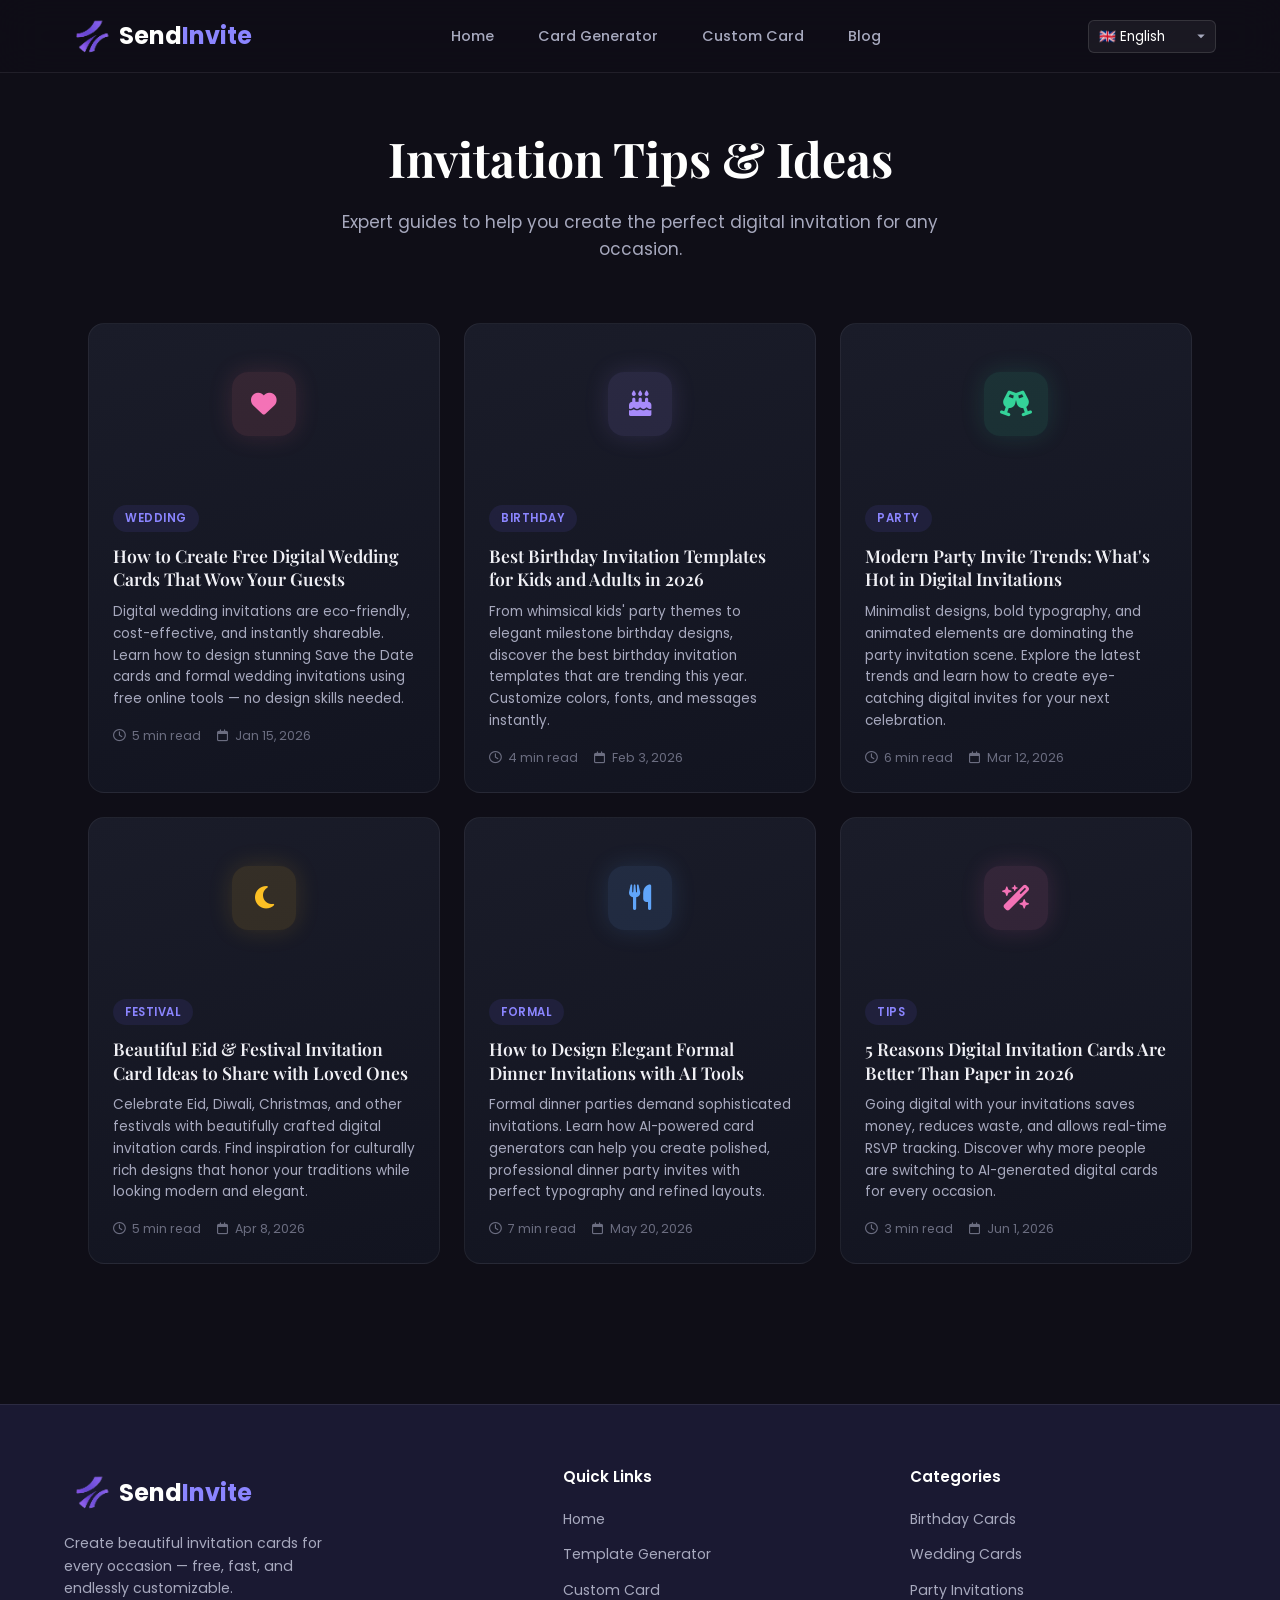
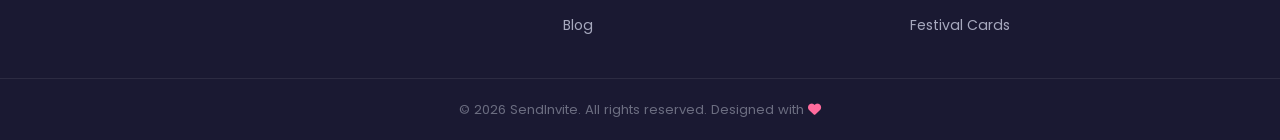
<file: blog.html>
<!DOCTYPE html>
<html lang="en">
<head>
  <meta charset="UTF-8" />
  <meta name="viewport" content="width=device-width, initial-scale=1.0" />

  <title>Blog - SendInvite | Invitation Card Tips, Ideas & Trends 2026</title>
  <meta name="description" content="Expert guides, tips, and trends for creating the perfect digital invitation cards. Learn about wedding, birthday, party, and festival card designs with SendInvite." />
  <meta name="keywords" content="invitation card tips, digital wedding cards, birthday invitation ideas, party invite trends, festival card designs, AI card generator blog, how to make invitation cards, online invite maker guide" />
  <meta name="author" content="SendInvite" />
  <meta name="robots" content="index, follow, max-image-preview:large" />
  <link rel="canonical" href="https://sendinvite.netlify.app/blog.html" />

  <meta property="og:type" content="website" />
  <meta property="og:url" content="https://sendinvite.netlify.app/blog.html" />
  <meta property="og:title" content="SendInvite Blog - Invitation Card Tips, Ideas & Trends 2026" />
  <meta property="og:description" content="Expert guides to help you create the perfect digital invitation for any occasion." />
  <meta property="og:image" content="assets/logo.png" />
  <meta property="og:site_name" content="SendInvite" />

  <meta name="twitter:card" content="summary_large_image" />
  <meta name="twitter:title" content="SendInvite Blog - Invitation Card Tips & Ideas" />
  <meta name="twitter:description" content="Expert guides to help you create the perfect digital invitation for any occasion." />
  <meta name="twitter:image" content="assets/logo.png" />

  <link rel="icon" href="assets/logo.ico" type="image/x-icon" />
  <link rel="apple-touch-icon" href="assets/logo.png" />
  <link rel="preconnect" href="https://fonts.googleapis.com" />
  <link rel="preconnect" href="https://fonts.gstatic.com" crossorigin />
  <link href="https://fonts.googleapis.com/css2?family=Playfair+Display:wght@400;600;700&family=Poppins:wght@300;400;500;600;700&family=Dancing+Script:wght@400;700&family=Great+Vibes&family=Montserrat:wght@400;500;600;700&family=Cinzel:wght@400;700&family=Cormorant+Garamond:ital,wght@0,400;0,700;1,400&family=Italiana&family=Orbitron:wght@400;700&family=Bebas+Neue&family=Pacifico&family=Amiri:ital,wght@0,400;1,400&family=Sacramento&display=swap" rel="stylesheet" />
  <link rel="stylesheet" href="https://cdnjs.cloudflare.com/ajax/libs/font-awesome/6.5.1/css/all.min.css" />

  <link rel="stylesheet" href="style.css" />

  <script type="application/ld+json">
  {
    "@context": "https://schema.org",
    "@type": "Blog",
    "name": "SendInvite Blog",
    "url": "https://sendinvite.netlify.app/blog.html",
    "description": "Expert guides and tips for creating the perfect digital invitation cards.",
    "publisher": {
      "@type": "Organization",
      "name": "SendInvite",
      "logo": {
        "@type": "ImageObject",
        "url": "https://sendinvite.netlify.app/assets/logo.png"
      }
    }
  }
  </script>
  <script type="application/ld+json">
  {
    "@context": "https://schema.org",
    "@type": "BreadcrumbList",
    "itemListElement": [
      {
        "@type": "ListItem",
        "position": 1,
        "name": "Home",
        "item": "https://sendinvite.netlify.app/"
      },
      {
        "@type": "ListItem",
        "position": 2,
        "name": "Blog",
        "item": "https://sendinvite.netlify.app/blog.html"
      }
    ]
  }
  </script>
</head>
<body>

  <!-- ===== HEADER / NAVIGATION ===== -->
  <header class="site-header" id="siteHeader">
    <nav class="nav-container" aria-label="Main navigation">
      <a href="index.html" class="logo" aria-label="SendInvite Home">
        <img src="assets/logo.png" alt="SendInvite Logo" class="logo-img" />
        <span class="logo-text">Send<span class="logo-accent">Invite</span></span>
      </a>
      <ul class="nav-links" id="navLinks">
        <li><a href="index.html" data-i18n="nav_home">Home</a></li>
        <li><a href="index.html#generator" data-i18n="nav_generator">Card Generator</a></li>
        <li><a href="index.html#custom" data-i18n="nav_custom">Custom Card</a></li>
        <li><a href="blog.html" class="active" data-i18n="nav_blog">Blog</a></li>
      </ul>
      <button class="mobile-toggle" id="mobileToggle" aria-label="Toggle navigation menu" aria-expanded="false">
        <i class="fa-solid fa-bars"></i>
      </button>
    </nav>
  </header>

  <!-- ===== BLOG HERO ===== -->
  <main>
    <section class="blog-hero" style="padding: 120px 24px 60px; text-align: center;">
      <h1 class="section-title" style="font-size: clamp(28px, 5vw, 48px);" data-i18n="blog_hero_title">Invitation Tips &amp; Ideas</h1>
      <p class="section-desc" style="max-width: 640px; margin: 12px auto 0; font-size: 17px;" data-i18n="blog_hero_desc">Expert guides to help you create the perfect digital invitation for any occasion.</p>
    </section>

    <!-- ===== BLOG GRID ===== -->
    <section class="blog-section" id="blog" style="padding-top: 0;">
      <div class="blog-grid" style="max-width: 1200px; margin: 0 auto; padding: 0 24px 80px;">

        <article class="blog-card">
          <div class="blog-card-image" style="background: linear-gradient(135deg, #ff6b6b, #ee5a24);">
            <i class="fa-solid fa-heart blog-card-icon"></i>
          </div>
          <div class="blog-card-body">
            <span class="blog-tag" data-i18n="blog_tag_wedding">Wedding</span>
            <h3 class="blog-card-title" data-i18n="blog_title_1">How to Create Free Digital Wedding Cards That Wow Your Guests</h3>
            <p class="blog-card-excerpt" data-i18n="blog_excerpt_1">Digital wedding invitations are eco-friendly, cost-effective, and instantly shareable. Learn how to design stunning Save the Date cards and formal wedding invitations using free online tools — no design skills needed.</p>
            <div class="blog-card-meta">
              <span><i class="fa-regular fa-clock"></i> <span data-i18n="blog_read_1">5 min read</span></span>
              <span><i class="fa-regular fa-calendar"></i> Jan 15, 2026</span>
            </div>
          </div>
        </article>

        <article class="blog-card">
          <div class="blog-card-image" style="background: linear-gradient(135deg, #a29bfe, #6c5ce7);">
            <i class="fa-solid fa-cake-candles blog-card-icon"></i>
          </div>
          <div class="blog-card-body">
            <span class="blog-tag" data-i18n="blog_tag_birthday">Birthday</span>
            <h3 class="blog-card-title" data-i18n="blog_title_2">Best Birthday Invitation Templates for Kids and Adults in 2026</h3>
            <p class="blog-card-excerpt" data-i18n="blog_excerpt_2">From whimsical kids' party themes to elegant milestone birthday designs, discover the best birthday invitation templates that are trending this year. Customize colors, fonts, and messages instantly.</p>
            <div class="blog-card-meta">
              <span><i class="fa-regular fa-clock"></i> <span data-i18n="blog_read_2">4 min read</span></span>
              <span><i class="fa-regular fa-calendar"></i> Feb 3, 2026</span>
            </div>
          </div>
        </article>

        <article class="blog-card">
          <div class="blog-card-image" style="background: linear-gradient(135deg, #00b894, #00cec9);">
            <i class="fa-solid fa-champagne-glasses blog-card-icon"></i>
          </div>
          <div class="blog-card-body">
            <span class="blog-tag" data-i18n="blog_tag_party">Party</span>
            <h3 class="blog-card-title" data-i18n="blog_title_3">Modern Party Invite Trends: What's Hot in Digital Invitations</h3>
            <p class="blog-card-excerpt" data-i18n="blog_excerpt_3">Minimalist designs, bold typography, and animated elements are dominating the party invitation scene. Explore the latest trends and learn how to create eye-catching digital invites for your next celebration.</p>
            <div class="blog-card-meta">
              <span><i class="fa-regular fa-clock"></i> <span data-i18n="blog_read_3">6 min read</span></span>
              <span><i class="fa-regular fa-calendar"></i> Mar 12, 2026</span>
            </div>
          </div>
        </article>

        <article class="blog-card">
          <div class="blog-card-image" style="background: linear-gradient(135deg, #fdcb6e, #e17055);">
            <i class="fa-solid fa-moon blog-card-icon"></i>
          </div>
          <div class="blog-card-body">
            <span class="blog-tag" data-i18n="blog_tag_festival">Festival</span>
            <h3 class="blog-card-title" data-i18n="blog_title_4">Beautiful Eid &amp; Festival Invitation Card Ideas to Share with Loved Ones</h3>
            <p class="blog-card-excerpt" data-i18n="blog_excerpt_4">Celebrate Eid, Diwali, Christmas, and other festivals with beautifully crafted digital invitation cards. Find inspiration for culturally rich designs that honor your traditions while looking modern and elegant.</p>
            <div class="blog-card-meta">
              <span><i class="fa-regular fa-clock"></i> <span data-i18n="blog_read_4">5 min read</span></span>
              <span><i class="fa-regular fa-calendar"></i> Apr 8, 2026</span>
            </div>
          </div>
        </article>

        <article class="blog-card">
          <div class="blog-card-image" style="background: linear-gradient(135deg, #74b9ff, #0984e3);">
            <i class="fa-solid fa-utensils blog-card-icon"></i>
          </div>
          <div class="blog-card-body">
            <span class="blog-tag" data-i18n="blog_tag_formal">Formal</span>
            <h3 class="blog-card-title" data-i18n="blog_title_5">How to Design Elegant Formal Dinner Invitations with AI Tools</h3>
            <p class="blog-card-excerpt" data-i18n="blog_excerpt_5">Formal dinner parties demand sophisticated invitations. Learn how AI-powered card generators can help you create polished, professional dinner party invites with perfect typography and refined layouts.</p>
            <div class="blog-card-meta">
              <span><i class="fa-regular fa-clock"></i> <span data-i18n="blog_read_5">7 min read</span></span>
              <span><i class="fa-regular fa-calendar"></i> May 20, 2026</span>
            </div>
          </div>
        </article>

        <article class="blog-card">
          <div class="blog-card-image" style="background: linear-gradient(135deg, #fd79a8, #e84393);">
            <i class="fa-solid fa-wand-magic-sparkles blog-card-icon"></i>
          </div>
          <div class="blog-card-body">
            <span class="blog-tag" data-i18n="blog_tag_tips">Tips</span>
            <h3 class="blog-card-title" data-i18n="blog_title_6">5 Reasons Digital Invitation Cards Are Better Than Paper in 2026</h3>
            <p class="blog-card-excerpt" data-i18n="blog_excerpt_6">Going digital with your invitations saves money, reduces waste, and allows real-time RSVP tracking. Discover why more people are switching to AI-generated digital cards for every occasion.</p>
            <div class="blog-card-meta">
              <span><i class="fa-regular fa-clock"></i> <span data-i18n="blog_read_6">3 min read</span></span>
              <span><i class="fa-regular fa-calendar"></i> Jun 1, 2026</span>
            </div>
          </div>
        </article>

      </div>
    </section>
  </main>

  <!-- ===== FOOTER ===== -->
  <footer class="site-footer">
    <div class="footer-content">
      <div class="footer-brand">
        <a href="index.html" class="logo" aria-label="SendInvite Home">
          <img src="assets/logo.png" alt="SendInvite Logo" class="logo-img"  />
          <span class="logo-text">Send<span class="logo-accent">Invite</span></span>
        </a>
        <p class="footer-tagline" data-i18n="footer_tagline">Create beautiful invitation cards for every occasion — free, fast, and endlessly customizable.</p>
      </div>
      <div class="footer-links">
        <h4 data-i18n="footer_quick_links">Quick Links</h4>
        <ul>
          <li><a href="index.html" data-i18n="nav_home">Home</a></li>
          <li><a href="index.html#generator" data-i18n="footer_link_generator">Template Generator</a></li>
          <li><a href="index.html#custom" data-i18n="nav_custom">Custom Card</a></li>
          <li><a href="blog.html" data-i18n="nav_blog">Blog</a></li>
        </ul>
      </div>
      <div class="footer-links">
        <h4 data-i18n="footer_categories">Categories</h4>
        <ul>
          <li><a href="index.html#generator" data-i18n="footer_cat_birthday">Birthday Cards</a></li>
          <li><a href="index.html#generator" data-i18n="footer_cat_wedding">Wedding Cards</a></li>
          <li><a href="index.html#generator" data-i18n="footer_cat_party">Party Invitations</a></li>
          <li><a href="index.html#generator" data-i18n="footer_cat_festival">Festival Cards</a></li>
        </ul>
      </div>
    </div>
    <div class="footer-bottom">
      <p><span data-i18n="footer_copyright">&copy; 2026 SendInvite. All rights reserved. Designed with</span> <i class="fa-solid fa-heart" style="color: var(--accent);"></i></p>
    </div>
  </footer>

  <script src="i18n.js"></script>
  <script src="script.js"></script>
</body>
</html>
</file>
<file: style.css>
/* ============================================
   Cardlyai - style.css
   Modern Glassmorphism + Pastel Design System
   ============================================ */

/* ---------- CSS Custom Properties ---------- */
:root {
  --primary: #6C63FF;
  --primary-dark: #5A52D5;
  --primary-light: #8B85FF;
  --accent: #FF6B9D;
  --accent-light: #FF8FB8;
  --bg: #0F0E17;
  --bg-secondary: #1A1932;
  --bg-card: rgba(30, 29, 60, 0.7);
  --surface: rgba(255, 255, 255, 0.05);
  --surface-hover: rgba(255, 255, 255, 0.1);
  --text: #FFFFFE;
  --text-muted: #A7A9BE;
  --text-dim: #6B6D80;
  --border: rgba(255, 255, 255, 0.08);
  --glass-bg: rgba(255, 255, 255, 0.06);
  --glass-border: rgba(255, 255, 255, 0.12);
  --glass-shadow: 0 8px 32px rgba(0, 0, 0, 0.3);
  --radius: 16px;
  --radius-sm: 10px;
  --radius-xs: 6px;
  --transition: 0.3s cubic-bezier(0.4, 0, 0.2, 1);
  --font-heading: 'Playfair Display', serif;
  --font-body: 'Poppins', sans-serif;
}

/* ---------- Reset & Base ---------- */
*,
*::before,
*::after {
  margin: 0;
  padding: 0;
  box-sizing: border-box;
}

html {
  scroll-behavior: smooth;
  scroll-padding-top: 80px;
}

body {
  font-family: var(--font-body);
  background: var(--bg);
  color: var(--text);
  line-height: 1.6;
  overflow-x: hidden;
  min-height: 100vh;
  -webkit-font-smoothing: antialiased;
}

a {
  text-decoration: none;
  color: inherit;
}

ul {
  list-style: none;
}

img {
  max-width: 100%;
  display: block;
}

button, input, select, textarea {
  font-family: inherit;
  font-size: inherit;
  border: none;
  outline: none;
  background: none;
  color: inherit;
}

/* ---------- Scrollbar ---------- */
::-webkit-scrollbar {
  width: 8px;
}
::-webkit-scrollbar-track {
  background: var(--bg-secondary);
}
::-webkit-scrollbar-thumb {
  background: var(--primary);
  border-radius: 4px;
}
::-webkit-scrollbar-thumb:hover {
  background: var(--primary-light);
}

/* ============================================
   HEADER / NAVIGATION
   ============================================ */
.site-header {
  position: fixed;
  top: 0;
  left: 0;
  right: 0;
  z-index: 1000;
  background: rgba(15, 14, 23, 0.85);
  backdrop-filter: blur(20px);
  -webkit-backdrop-filter: blur(20px);
  border-bottom: 1px solid var(--border);
  transition: var(--transition);
}

.site-header.scrolled {
  background: rgba(15, 14, 23, 0.95);
  box-shadow: 0 4px 30px rgba(0, 0, 0, 0.3);
}

.nav-container {
  max-width: 1200px;
  margin: 0 auto;
  padding: 0 24px;
  height: 72px;
  display: flex;
  align-items: center;
  justify-content: space-between;
}

.logo {
  display: flex;
  align-items: center;
  gap: 0px;
  font-size: 1.5rem;
  font-weight: 700;
}

.logo-img {
  width: 55px;
  object-fit: contain;
  border-radius: 10px;
}

.logo-icon {
  color: var(--accent);
  font-size: 1.4rem;
}

.logo-text {
  color: var(--text);
}

.logo-accent {
  color: var(--primary-light);
}

.nav-links {
  display: flex;
  gap: 8px;
}

.nav-links a {
  padding: 8px 18px;
  border-radius: var(--radius-xs);
  font-size: 0.9rem;
  font-weight: 500;
  color: var(--text-muted);
  transition: var(--transition);
}

.nav-links a:hover {
  color: var(--text);
  background: var(--surface-hover);
}

/* Mobile Toggle */
.mobile-toggle {
  display: none;
  flex-direction: column;
  gap: 5px;
  cursor: pointer;
  padding: 8px;
  z-index: 1001;
}

.hamburger-line {
  width: 24px;
  height: 2.5px;
  background: var(--text);
  border-radius: 2px;
  transition: var(--transition);
}

.mobile-toggle.active .hamburger-line:nth-child(1) {
  transform: rotate(45deg) translate(5px, 5px);
}
.mobile-toggle.active .hamburger-line:nth-child(2) {
  opacity: 0;
}
.mobile-toggle.active .hamburger-line:nth-child(3) {
  transform: rotate(-45deg) translate(5px, -5px);
}

/* ============================================
   LANGUAGE SELECTOR
   ============================================ */
.lang-selector-wrapper {
  margin-left: 8px;
  display: flex;
  align-items: center;
  z-index: 1001;
}

.lang-selector {
  background: var(--surface);
  color: var(--text);
  border: 1px solid var(--glass-border);
  border-radius: var(--radius-xs);
  padding: 6px 10px;
  font-size: 0.85rem;
  font-family: var(--font-body);
  cursor: pointer;
  outline: none;
  transition: var(--transition);
  -webkit-appearance: none;
  -moz-appearance: none;
  appearance: none;
  background-image: url("data:image/svg+xml,%3Csvg xmlns='http://www.w3.org/2000/svg' width='12' height='12' fill='%23A7A9BE' viewBox='0 0 16 16'%3E%3Cpath d='M8 11L3 6h10z'/%3E%3C/svg%3E");
  background-repeat: no-repeat;
  background-position: right 8px center;
  padding-right: 26px;
}

.lang-selector:hover {
  border-color: var(--primary-light);
  background-color: var(--surface-hover);
}

.lang-selector:focus {
  border-color: var(--primary);
  box-shadow: 0 0 0 2px rgba(108, 99, 255, 0.25);
}

.lang-selector option {
  background: var(--bg-secondary);
  color: var(--text);
  padding: 8px 12px;
  font-family: var(--font-body);
  font-size: 0.85rem;
}

/* ============================================
   RTL SUPPORT
   ============================================ */
[dir="rtl"] .nav-links {
  flex-direction: row-reverse;
}

[dir="rtl"] .hero-title,
[dir="rtl"] .hero-subtitle,
[dir="rtl"] .section-title,
[dir="rtl"] .section-desc {
  text-align: right;
}

[dir="rtl"] .stat-card {
  text-align: right;
}

[dir="rtl"] .panel-title {
  text-align: right;
}

[dir="rtl"] .control-label {
  text-align: right;
}

[dir="rtl"] .footer-content {
  direction: rtl;
}

[dir="rtl"] .footer-links {
  text-align: right;
}

[dir="rtl"] .footer-tagline {
  text-align: right;
}

[dir="rtl"] .footer-bottom p {
  text-align: center;
}

[dir="rtl"] .category-tabs {
  flex-direction: row-reverse;
}

[dir="rtl"] .template-grid {
  direction: rtl;
}

[dir="rtl"] .color-picker-row {
  flex-direction: row-reverse;
}

[dir="rtl"] .share-buttons {
  flex-direction: row-reverse;
}

[dir="rtl"] .mobile-nav-overlay.open {
  direction: rtl;
}

[dir="rtl"] .mobile-nav-overlay .mobile-nav-links {
  text-align: right;
}

/* ============================================
   HERO SECTION
   ============================================ */
.hero {
  position: relative;
  min-height: 100vh;
  display: flex;
  align-items: center;
  justify-content: center;
  text-align: center;
  padding: 120px 24px 80px;
  overflow: hidden;
}

/* Animated Background Shapes */
.hero-bg-shapes {
  position: absolute;
  inset: 0;
  overflow: hidden;
  z-index: 0;
}

.shape {
  position: absolute;
  border-radius: 50%;
  filter: blur(80px);
  opacity: 0.4;
  animation: float 20s ease-in-out infinite;
}

.shape-1 {
  width: 500px;
  height: 500px;
  background: var(--primary);
  top: -15%;
  left: -10%;
  animation-delay: 0s;
}

.shape-2 {
  width: 400px;
  height: 400px;
  background: var(--accent);
  bottom: -10%;
  right: -10%;
  animation-delay: -7s;
}

.shape-3 {
  width: 300px;
  height: 300px;
  background: #00cec9;
  top: 50%;
  left: 50%;
  transform: translate(-50%, -50%);
  animation-delay: -14s;
}

@keyframes float {
  0%, 100% { transform: translate(0, 0) scale(1); }
  25% { transform: translate(30px, -40px) scale(1.05); }
  50% { transform: translate(-20px, 30px) scale(0.95); }
  75% { transform: translate(40px, 20px) scale(1.03); }
}

.hero-content {
  position: relative;
  z-index: 1;
  max-width: 800px;
}

.hero-logo {
  display: block;
  margin: 0 auto 24px;
  width: 90px;
  height: 90px;
  object-fit: contain;
  border-radius: 18px;
  box-shadow: 0 8px 32px rgba(108, 99, 255, 0.3);
  animation: fadeInUp 0.8s ease forwards;
}

.hero-badge {
  display: inline-flex;
  align-items: center;
  gap: 8px;
  padding: 8px 20px;
  border-radius: 50px;
  background: var(--glass-bg);
  border: 1px solid var(--glass-border);
  font-size: 0.85rem;
  font-weight: 500;
  color: var(--primary-light);
  margin-bottom: 28px;
  backdrop-filter: blur(10px);
}

.hero-title {
  font-family: var(--font-heading);
  font-size: clamp(2.2rem, 5vw, 3.8rem);
  font-weight: 700;
  line-height: 1.15;
  margin-bottom: 20px;
}

.gradient-text {
  background: linear-gradient(135deg, var(--primary-light), var(--accent), #00cec9);
  -webkit-background-clip: text;
  -webkit-text-fill-color: transparent;
  background-clip: text;
}

.hero-subtitle {
  font-size: clamp(0.95rem, 2vw, 1.15rem);
  color: var(--text-muted);
  max-width: 600px;
  margin: 0 auto 36px;
  line-height: 1.7;
}

.hero-actions {
  display: flex;
  gap: 16px;
  justify-content: center;
  flex-wrap: wrap;
  margin-bottom: 48px;
}

/* Buttons */
.btn {
  display: inline-flex;
  align-items: center;
  gap: 8px;
  padding: 14px 28px;
  border-radius: var(--radius-sm);
  font-weight: 600;
  font-size: 0.95rem;
  cursor: pointer;
  transition: var(--transition);
  border: none;
  white-space: nowrap;
}

.btn-primary {
  background: linear-gradient(135deg, var(--primary), var(--primary-dark));
  color: #fff;
  box-shadow: 0 4px 20px rgba(108, 99, 255, 0.35);
}

.btn-primary:hover {
  transform: translateY(-2px);
  box-shadow: 0 8px 30px rgba(108, 99, 255, 0.5);
}

.btn-secondary {
  background: var(--glass-bg);
  border: 1px solid var(--glass-border);
  color: var(--text);
  backdrop-filter: blur(10px);
}

.btn-secondary:hover {
  background: var(--surface-hover);
  transform: translateY(-2px);
}

.btn-ai-suggest {
  background: linear-gradient(135deg, #00b894, #00cec9);
  color: #fff;
  width: 100%;
  justify-content: center;
  margin-bottom: 12px;
  box-shadow: 0 4px 20px rgba(0, 184, 148, 0.3);
}

.btn-ai-suggest:hover {
  transform: translateY(-2px);
  box-shadow: 0 8px 30px rgba(0, 184, 148, 0.5);
}

.format-selector {
  display: flex;
  gap: 0;
  margin-top: 14px;
  border-radius: 10px;
  overflow: hidden;
  border: 1px solid rgba(255,255,255,0.12);
  background: rgba(255,255,255,0.04);
}
.format-btn {
  flex: 1;
  display: inline-flex;
  align-items: center;
  justify-content: center;
  gap: 6px;
  padding: 9px 14px;
  border: none;
  background: transparent;
  color: rgba(255,255,255,0.5);
  font: 600 12px 'Poppins', sans-serif;
  cursor: pointer;
  transition: all 0.2s ease;
  letter-spacing: 0.3px;
}
.format-btn:first-child { border-right: 1px solid rgba(255,255,255,0.08); }
.format-btn.active {
  background: rgba(255,255,255,0.1);
  color: #fff;
}
.format-btn:not(.active):hover {
  background: rgba(255,255,255,0.06);
  color: rgba(255,255,255,0.75);
}
.format-btn i { font-size: 13px; }

.btn-download {
  width: 100%;
  justify-content: center;
  margin-top: 12px;
}

.share-buttons {
  display: flex;
  justify-content: center;
  gap: 10px;
  margin-top: 20px;
}

.btn-share {
  display: inline-flex;
  align-items: center;
  justify-content: center;
  gap: 5px;
  padding: 7px 14px;
  border: none;
  border-radius: 8px;
  font-family: 'Poppins', sans-serif;
  font-size: 0.72rem;
  font-weight: 500;
  cursor: pointer;
  transition: all 0.25s ease;
  white-space: nowrap;
}

.btn-whatsapp {
  background: rgba(37, 211, 102, 0.15);
  color: #25d366;
  border: 1px solid rgba(37, 211, 102, 0.25);
}

.btn-whatsapp:hover {
  background: #25d366;
  color: #fff;
  box-shadow: 0 4px 16px rgba(37, 211, 102, 0.35);
}

.btn-email {
  background: rgba(99, 102, 241, 0.15);
  color: #818cf8;
  border: 1px solid rgba(99, 102, 241, 0.25);
}

.btn-email:hover {
  background: #6366f1;
  color: #fff;
  box-shadow: 0 4px 16px rgba(99, 102, 241, 0.35);
}

.btn-small {
  padding: 8px 16px;
  font-size: 0.8rem;
}

.btn-remove-img {
  background: rgba(255, 107, 107, 0.15);
  color: #ff6b6b;
  border: 1px solid rgba(255, 107, 107, 0.3);
  width: 100%;
  justify-content: center;
  margin-top: 8px;
}

.btn-remove-img:hover {
  background: rgba(255, 107, 107, 0.25);
}

/* Hero Stats */
.hero-stats {
  display: flex;
  justify-content: center;
  gap: 48px;
}

.stat-item {
  display: flex;
  flex-direction: column;
  align-items: center;
}

.stat-number {
  font-size: 1.8rem;
  font-weight: 700;
  font-family: var(--font-heading);
  color: var(--text);
}

.stat-label {
  font-size: 0.8rem;
  color: var(--text-dim);
  text-transform: uppercase;
  letter-spacing: 1px;
}

/* ============================================
   SECTION COMMON STYLES
   ============================================ */
.generator-section,
.custom-section,
.blog-section {
  max-width: 1200px;
  margin: 0 auto;
  padding: 80px 24px;
}

.section-header {
  text-align: center;
  margin-bottom: 48px;
}

.section-title {
  font-family: var(--font-heading);
  font-size: clamp(1.6rem, 3vw, 2.2rem);
  font-weight: 700;
  margin-bottom: 12px;
}

.section-desc {
  color: var(--text-muted);
  font-size: 1rem;
  max-width: 550px;
  margin: 0 auto;
}

/* ============================================
   CATEGORY TABS
   ============================================ */
.category-tabs {
  display: flex;
  justify-content: center;
  flex-wrap: wrap;
  gap: 10px;
  margin-bottom: 40px;
  overflow-x: auto;
  -webkit-overflow-scrolling: touch;
  scrollbar-width: thin;
}

.tab-btn {
  padding: 10px 22px;
  border-radius: 50px;
  font-size: 0.88rem;
  font-weight: 500;
  color: var(--text-muted);
  background: var(--surface);
  border: 1px solid var(--border);
  cursor: pointer;
  transition: var(--transition);
  display: flex;
  align-items: center;
  gap: 8px;
}

.tab-btn:hover {
  background: var(--surface-hover);
  color: var(--text);
  border-color: var(--glass-border);
}

.tab-btn.active {
  background: linear-gradient(135deg, var(--primary), var(--primary-dark));
  color: #fff;
  border-color: transparent;
  box-shadow: 0 4px 16px rgba(108, 99, 255, 0.35);
}

/* ============================================
   GENERATOR LAYOUT
   ============================================ */
.generator-layout {
  display: grid;
  grid-template-columns: 340px 1fr;
  gap: 28px;
  align-items: start;
}

/* Control Panel */
.control-panel {
  background: var(--bg-card);
  border: 1px solid var(--border);
  border-radius: var(--radius);
  padding: 24px;
  backdrop-filter: blur(12px);
  position: sticky;
  top: 90px;
}

.panel-title {
  font-size: 0.95rem;
  font-weight: 600;
  color: var(--text);
  margin-bottom: 16px;
  padding-bottom: 10px;
  border-bottom: 1px solid var(--border);
}

.control-group {
  margin-bottom: 16px;
}

.control-label {
  display: block;
  font-size: 0.82rem;
  font-weight: 500;
  color: var(--text-muted);
  margin-bottom: 6px;
}

.optional-tag {
  color: var(--text-dim);
  font-weight: 400;
  font-size: 0.75rem;
}

.control-input {
  width: 100%;
  padding: 10px 14px;
  background: var(--surface);
  border: 1px solid var(--border);
  border-radius: var(--radius-xs);
  color: var(--text);
  font-size: 0.9rem;
  transition: var(--transition);
}

.control-input:focus {
  border-color: var(--primary);
  box-shadow: 0 0 0 3px rgba(108, 99, 255, 0.15);
}

.control-input::placeholder {
  color: var(--text-dim);
}

.control-textarea {
  resize: vertical;
  min-height: 70px;
}

.control-select {
  appearance: none;
  background-image: url("data:image/svg+xml,%3Csvg xmlns='http://www.w3.org/2000/svg' width='12' height='12' fill='%23A7A9BE' viewBox='0 0 16 16'%3E%3Cpath d='M8 11L3 6h10l-5 5z'/%3E%3C/svg%3E");
  background-repeat: no-repeat;
  background-position: right 12px center;
  padding-right: 36px;
  cursor: pointer;
}

.control-select option {
  background: var(--bg-secondary);
  color: var(--text);
}

/* Color Picker */
.color-picker-row {
  display: flex;
  align-items: center;
  gap: 10px;
}

.color-picker {
  width: 40px;
  height: 40px;
  border-radius: var(--radius-xs);
  cursor: pointer;
  border: 2px solid var(--border);
  padding: 2px;
  background: var(--surface);
}

.color-picker::-webkit-color-swatch-wrapper {
  padding: 0;
}
.color-picker::-webkit-color-swatch {
  border: none;
  border-radius: 4px;
}

.color-value {
  font-size: 0.82rem;
  color: var(--text-dim);
  font-family: 'Courier New', monospace;
}

/* Range Slider */
.control-range {
  width: 100%;
  height: 6px;
  border-radius: 3px;
  background: var(--surface);
  -webkit-appearance: none;
  appearance: none;
  cursor: pointer;
  margin-top: 4px;
}

.control-range::-webkit-slider-thumb {
  -webkit-appearance: none;
  width: 18px;
  height: 18px;
  border-radius: 50%;
  background: var(--primary);
  cursor: pointer;
  box-shadow: 0 2px 8px rgba(108, 99, 255, 0.4);
  transition: var(--transition);
}

.control-range::-webkit-slider-thumb:hover {
  transform: scale(1.15);
}

.control-range::-moz-range-thumb {
  width: 18px;
  height: 18px;
  border-radius: 50%;
  background: var(--primary);
  cursor: pointer;
  border: none;
  box-shadow: 0 2px 8px rgba(108, 99, 255, 0.4);
}

/* Upload Label */
.upload-label {
  display: flex;
  align-items: center;
  justify-content: center;
  gap: 8px;
  padding: 12px;
  border: 2px dashed var(--border);
  border-radius: var(--radius-xs);
  cursor: pointer;
  font-size: 0.85rem;
  color: var(--text-muted);
  transition: var(--transition);
}

.upload-label:hover {
  border-color: var(--primary);
  color: var(--primary-light);
  background: rgba(108, 99, 255, 0.05);
}

/* Template Grid */
.template-grid {
  display: grid;
  grid-template-columns: repeat(3, 1fr);
  gap: 8px;
  margin-bottom: 16px;
}

.template-thumb {
  aspect-ratio: 4/3;
  border-radius: var(--radius-xs);
  cursor: pointer;
  border: 2px solid transparent;
  transition: var(--transition);
  overflow: hidden;
  position: relative;
}

.template-thumb canvas {
  width: 100%;
  height: 100%;
  object-fit: cover;
}

.template-thumb:hover {
  border-color: var(--primary-light);
  transform: scale(1.05);
}

.template-thumb.active {
  border-color: var(--primary);
  box-shadow: 0 0 0 3px rgba(108, 99, 255, 0.3);
}

/* ============================================
   CANVAS PREVIEW - Premium Card Display
   ============================================ */
.canvas-wrapper {
  display: flex;
  flex-direction: column;
  align-items: center;
}

.canvas-container {
  width: 100%;
  background: linear-gradient(145deg, #1a1932 0%, #12111f 100%);
  border: 1px solid rgba(255, 255, 255, 0.06);
  border-radius: var(--radius);
  padding: 28px;
  display: flex;
  justify-content: center;
  align-items: center;
  position: relative;
}

.canvas-container::before {
  content: '';
  position: absolute;
  inset: -1px;
  border-radius: var(--radius);
  padding: 1px;
  background: linear-gradient(145deg, rgba(108, 99, 255, 0.2), rgba(255, 107, 157, 0.1), transparent 60%);
  -webkit-mask: linear-gradient(#fff 0 0) content-box, linear-gradient(#fff 0 0);
  -webkit-mask-composite: xor;
  mask-composite: exclude;
  pointer-events: none;
}

.canvas-container canvas {
  width: 100%;
  height: auto;
  border-radius: 6px;
  display: block;
  max-width: 100%;
  box-shadow:
    0 2px 6px rgba(0, 0, 0, 0.3),
    0 8px 24px rgba(0, 0, 0, 0.25),
    0 20px 50px rgba(0, 0, 0, 0.2),
    0 0 0 1px rgba(255, 255, 255, 0.04);
  transition: box-shadow 0.4s ease, transform 0.4s ease;
}

.canvas-container:hover canvas {
  box-shadow:
    0 2px 6px rgba(0, 0, 0, 0.3),
    0 10px 30px rgba(0, 0, 0, 0.3),
    0 28px 60px rgba(0, 0, 0, 0.25),
    0 0 0 1px rgba(255, 255, 255, 0.06);
  transform: translateY(-2px);
}

.canvas-hint {
  margin-top: 14px;
  font-size: 0.8rem;
  color: var(--text-dim);
  display: flex;
  align-items: center;
  gap: 6px;
}

/* ============================================
   BLOG SECTION
   ============================================ */
.blog-section {
  padding-bottom: 60px;
}

.blog-grid {
  display: grid;
  grid-template-columns: repeat(auto-fill, minmax(340px, 1fr));
  gap: 24px;
}

.blog-card {
  background: linear-gradient(165deg, #1a1c29 0%, #121420 100%);
  border: 1px solid rgba(255, 255, 255, 0.06);
  border-radius: var(--radius);
  overflow: hidden;
  transition: var(--transition);
  cursor: default;
}

.blog-card:hover {
  transform: translateY(-4px);
  box-shadow: 0 16px 48px rgba(0, 0, 0, 0.45);
  border-color: rgba(255, 255, 255, 0.1);
}

.blog-card-image {
  height: 160px;
  display: flex;
  align-items: center;
  justify-content: center;
  background: transparent !important;
  position: relative;
}

.blog-card-icon {
  width: 64px;
  height: 64px;
  border-radius: 16px;
  display: flex;
  align-items: center;
  justify-content: center;
  font-size: 1.6rem;
  position: relative;
  z-index: 1;
}

.blog-card:nth-child(1) .blog-card-icon { background: rgba(251, 113, 133, 0.12); color: #f472b6; box-shadow: 0 0 24px rgba(251, 113, 133, 0.15); }
.blog-card:nth-child(2) .blog-card-icon { background: rgba(167, 139, 250, 0.12); color: #a78bfa; box-shadow: 0 0 24px rgba(167, 139, 250, 0.15); }
.blog-card:nth-child(3) .blog-card-icon { background: rgba(52, 211, 153, 0.12); color: #34d399; box-shadow: 0 0 24px rgba(52, 211, 153, 0.15); }
.blog-card:nth-child(4) .blog-card-icon { background: rgba(251, 191, 36, 0.12); color: #fbbf24; box-shadow: 0 0 24px rgba(251, 191, 36, 0.15); }
.blog-card:nth-child(5) .blog-card-icon { background: rgba(96, 165, 250, 0.12); color: #60a5fa; box-shadow: 0 0 24px rgba(96, 165, 250, 0.15); }
.blog-card:nth-child(6) .blog-card-icon { background: rgba(244, 114, 182, 0.12); color: #f472b6; box-shadow: 0 0 24px rgba(244, 114, 182, 0.15); }

.blog-card-body {
  padding: 20px 24px 24px;
}

.blog-tag {
  display: inline-block;
  padding: 4px 12px;
  border-radius: 50px;
  font-size: 0.72rem;
  font-weight: 600;
  text-transform: uppercase;
  letter-spacing: 0.5px;
  background: rgba(108, 99, 255, 0.1);
  color: var(--primary-light);
  margin-bottom: 12px;
}

.blog-card-title {
  font-family: var(--font-heading);
  font-size: 1.1rem;
  font-weight: 600;
  line-height: 1.35;
  margin-bottom: 10px;
  color: #f0f0f5;
}

.blog-card-excerpt {
  font-size: 0.85rem;
  color: var(--text-muted);
  line-height: 1.6;
  margin-bottom: 16px;
}

.blog-card-meta {
  display: flex;
  gap: 16px;
  font-size: 0.78rem;
  color: var(--text-dim);
}

.blog-card-meta i {
  margin-right: 4px;
}

/* ============================================
   FOOTER
   ============================================ */
.site-footer {
  background: var(--bg-secondary);
  border-top: 1px solid var(--border);
  padding-top: 60px;
}

.footer-content {
  max-width: 1200px;
  margin: 0 auto;
  padding: 0 24px 40px;
  display: grid;
  grid-template-columns: 1.5fr 1fr 1fr;
  gap: 40px;
}

.footer-tagline {
  color: var(--text-muted);
  font-size: 0.88rem;
  margin-top: 12px;
  max-width: 280px;
  line-height: 1.6;
}

.footer-links h4 {
  font-size: 0.95rem;
  font-weight: 600;
  margin-bottom: 16px;
}

.footer-links ul {
  display: flex;
  flex-direction: column;
  gap: 10px;
}

.footer-links a {
  color: var(--text-muted);
  font-size: 0.88rem;
  transition: var(--transition);
}

.footer-links a:hover {
  color: var(--primary-light);
}

.footer-bottom {
  text-align: center;
  padding: 20px 24px;
  border-top: 1px solid var(--border);
  font-size: 0.82rem;
  color: var(--text-dim);
}

/* ============================================
   RESPONSIVE DESIGN
   ============================================ */

/* Tablets */
@media (max-width: 1024px) {
  .generator-layout {
    grid-template-columns: 1fr;
  }
 

  .control-panel {
    position: static;
    order: 2;
  }

  .canvas-wrapper {
    order: 1;
  }

  .canvas-container {
    padding: 14px;
  }

  .blog-grid {
    grid-template-columns: repeat(auto-fill, minmax(280px, 1fr));
  }

  .footer-content {
    grid-template-columns: 1fr 1fr;
  }
}
@media (max-width: 850px) {
        .mobile-toggle {
          display: flex;
        }
    
        .nav-links {
          position: fixed;
          top: 0;
          right: -100%;
          width: 280px;
          height: 100vh;
          background: var(--bg-secondary);
          border-left: 1px solid var(--border);
          flex-direction: column;
          padding: 80px 24px 24px;
          gap: 4px;
          transition: var(--transition);
          z-index: 999;
        }
    
        .nav-links.open {
          right: 0;
        }
    
        .nav-links a {
          padding: 14px 16px;
          font-size: 1rem;
          border-radius: var(--radius-xs);
        }
      }
/* Mobile */
@media (max-width: 768px) {
  .mobile-toggle {
    display: flex;
  }

  .nav-links {
    position: fixed;
    top: 0;
    right: -100%;
    width: 280px;
    height: 100vh;
    background: var(--bg-secondary);
    border-left: 1px solid var(--border);
    flex-direction: column;
    padding: 80px 24px 24px;
    gap: 4px;
    transition: var(--transition);
    z-index: 999;
  }

  .nav-links.open {
    right: 0;
  }

  .nav-links a {
    padding: 14px 16px;
    font-size: 1rem;
    border-radius: var(--radius-xs);
  }

  .lang-selector-wrapper {
    position: absolute;
    top: 72px;
    left: 0;
    right: 0;
    background: var(--bg-secondary);
    padding: 10px 24px;
    border-bottom: 1px solid var(--border);
    z-index: 998;
  }

  .lang-selector {
    width: 100%;
    padding: 10px 14px;
    font-size: 0.95rem;
    padding-right: 32px;
  }
  .hero-content{
    margin-top: 60px;
  }

  .hero {
    padding: 100px 20px 60px;
    min-height: auto;
  }

  .hero-title {
    font-size: 2rem;
  }

  .hero-stats {
    gap: 28px;
  }

  .category-tabs {
    gap: 6px;
  }

  .tab-btn {
    padding: 8px 14px;
    font-size: 0.8rem;
  }

  .generator-layout {
    gap: 20px;
  }

  .control-panel {
    padding: 18px;
  }

  .template-grid {
    grid-template-columns: repeat(3, 1fr);
  }

  .blog-grid {
    grid-template-columns: 1fr;
  }

  .footer-content {
    grid-template-columns: 1fr;
    gap: 30px;
  }

  .hero-actions {
    flex-direction: column;
    align-items: center;
  }
}

@media (max-width: 480px) {
  .hero-title {
    font-size: 1.65rem;
  }

  .hero-subtitle {
    font-size: 0.88rem;
  }

  .section-title {
    font-size: 1.35rem;
  }

  .tab-btn i {
    display: none;
  }

  .share-buttons {
    flex-direction: column;
  }

  .template-grid {
    grid-template-columns: repeat(2, 1fr);
  }
}

/* ============================================
   UTILITY ANIMATIONS
   ============================================ */
@keyframes fadeInUp {
  from {
    opacity: 0;
    transform: translateY(30px);
  }
  to {
    opacity: 1;
    transform: translateY(0);
  }
}

.hero-content > * {
  animation: fadeInUp 0.8s ease forwards;
  opacity: 0;
}

.hero-content > *:nth-child(1) { animation-delay: 0.1s; }
.hero-content > *:nth-child(2) { animation-delay: 0.2s; }
.hero-content > *:nth-child(3) { animation-delay: 0.35s; }
.hero-content > *:nth-child(4) { animation-delay: 0.5s; }
.hero-content > *:nth-child(5) { animation-delay: 0.65s; }
.footer-bottom{
  display: flex;
  align-items: center;
  justify-content: center;
  gap: 6px;
}
.gsc-control-cse,
.gsc-control-cse * {
  background-color: #12122b !important;
  /* Apni site ka dark color */
  border-color: #333366 !important;
  color: #ffffff !important;
}

/* Search input field */
input.gsc-input {
  background-color: #1c1c3c !important;
  color: #ffffff !important;
}
</file>
